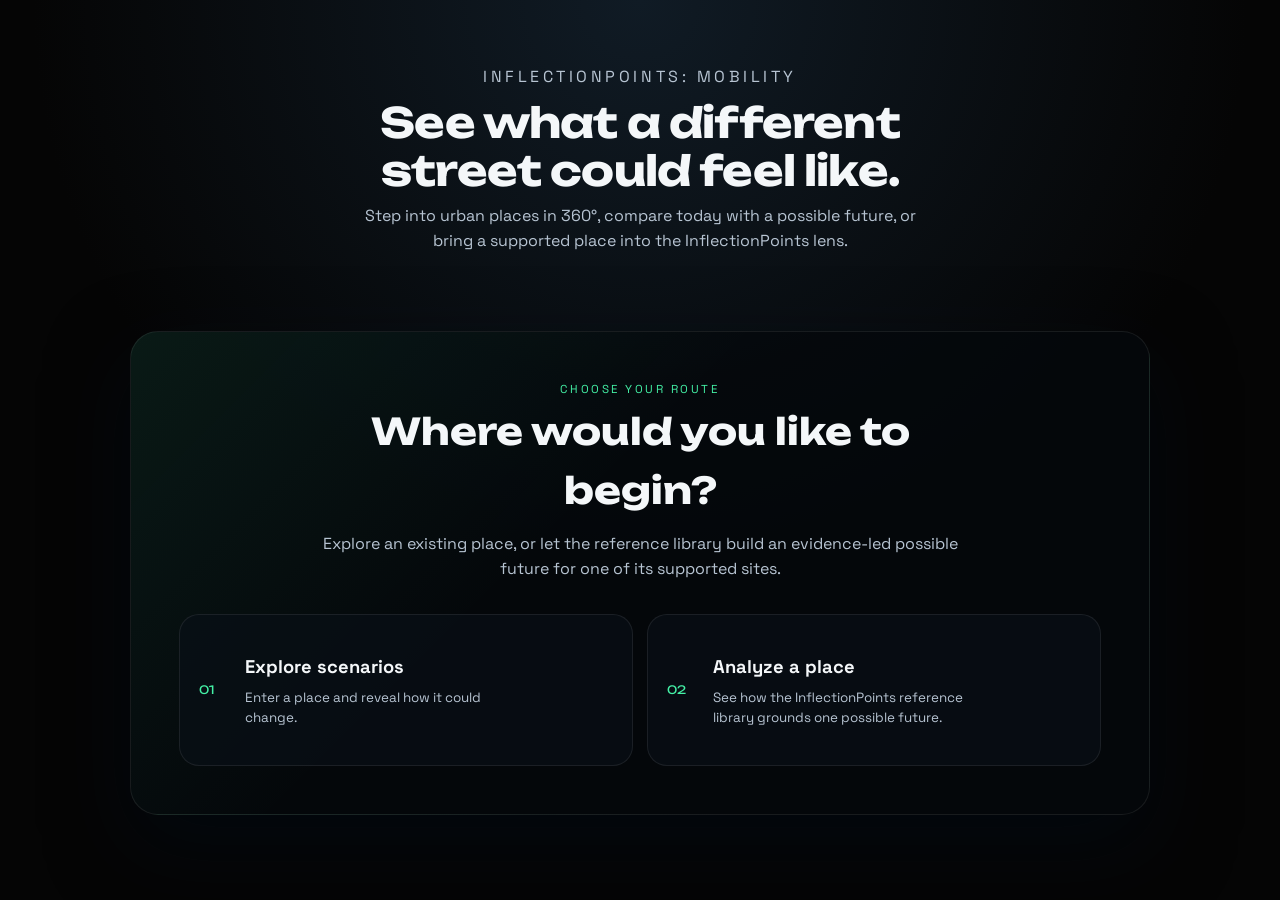
<file: index.html>
<!DOCTYPE html>
<html lang="en">
  <head>
    <meta charset="UTF-8" />
    <meta name="viewport" content="width=device-width, initial-scale=1" />
    <meta name="theme-color" content="#091017" />
    <title>InflectionPoints: Mobility</title>
    <link rel="preconnect" href="https://fonts.googleapis.com" />
    <link rel="preconnect" href="https://fonts.gstatic.com" crossorigin />
    <link
      href="https://fonts.googleapis.com/css2?family=Space+Grotesk:wght@400;500;600;700&amp;family=Unbounded:wght@500;700&amp;display=swap"
      rel="stylesheet"
    />
    <link rel="stylesheet" href="styles.css" />
    <script src="https://aframe.io/releases/1.5.0/aframe.min.js"></script>
  </head>
  <body data-workspace="landing">
    <header class="page-header">
      <div class="brand-block">
        <p class="eyebrow">InflectionPoints: Mobility</p>
        <h1>See what a different street could feel like.</h1>
        <p>
          Step into urban places in 360°, compare today with a possible future,
          or bring a supported place into the InflectionPoints lens.
        </p>
      </div>
    </header>

    <main id="appContent">
      <section
        id="landingWorkspace"
        class="landing-workspace"
        aria-hidden="false"
      >
      <div class="landing-intro">
        <p class="eyebrow">Choose your route</p>
        <h2>Where would you like to begin?</h2>
        <p>
          Explore an existing place, or let the reference library build an
          evidence-led possible future for one of its supported sites.
        </p>
      </div>
      <nav class="mode-switcher" aria-label="Choose an experience">
        <button id="showExplorer" class="mode-card" type="button">
          <span class="mode-card__number">01</span>
          <span class="mode-card__copy">
            <strong>Explore scenarios</strong>
            <small>Enter a place and reveal how it could change.</small>
          </span>
        </button>
        <button id="openPlaceLens" class="mode-card" type="button">
          <span class="mode-card__number">02</span>
          <span class="mode-card__copy">
            <strong>Analyze a place</strong>
            <small>
              See how the InflectionPoints reference library grounds one
              possible future.
            </small>
          </span>
        </button>
      </nav>
      </section>

      <section
        id="explorerWorkspace"
        class="explorer-workspace"
        aria-hidden="true"
        hidden
      >
      <div class="workspace-heading">
        <div>
          <p class="eyebrow">Scenario library</p>
          <h2>Places at a turning point.</h2>
        </div>
        <div class="workspace-heading__actions">
          <p>
            Each scene begins with a street as it is now, then makes one
            evidence-led possible future visible.
          </p>
          <button id="backToLanding" class="icon-button" type="button">
            Back to main menu
          </button>
        </div>
      </div>

      <section id="scenarioCatalog" class="scenario-catalog">
        <div class="catalog-intro">
          <div>
            <p class="catalog-kicker">Reference places</p>
            <h3>Three streets. Three ways change can begin.</h3>
          </div>
          <p>
            These places are the first nodes in a growing mobility reference
            network. Explore the scene, the proposed shift, and what informs
            it.
          </p>
        </div>
        <div id="scenarioCardGrid" class="scenario-card-grid"></div>
        <div class="capability-strip" aria-label="Experience capabilities">
          <span><strong>360° view</strong> Compare the same place over time</span>
          <span><strong>Evidence-led</strong> See what informs the shift</span>
          <span><strong>Growing library</strong> New places add new lessons</span>
        </div>
      </section>

      <section
        id="immersiveViewer"
        class="immersive-viewer"
        aria-label="Immersive scenario viewer"
        tabindex="-1"
        hidden
      >
        <div class="viewer-toolbar">
          <button id="backToCatalog" class="icon-button" type="button">
            ← Explore places
          </button>
          <div class="viewer-context">
            <p id="activeScenarioLocation" class="eyebrow"></p>
            <h3 id="activeScenarioTitle"></h3>
          </div>
          <div class="viewer-badges" aria-label="Viewer format">
            <span>360°</span>
            <button
              id="shareScenario"
              class="viewer-info-button"
              type="button"
              aria-label="Share this exact view"
            >
              Share view
            </button>
            <button
              id="openScenarioInfo"
              class="viewer-info-button"
              type="button"
              aria-label="See what changes in this scenario"
              aria-expanded="false"
            >
              What changes?
            </button>
          </div>
        </div>
        <p id="viewerLiveStatus" class="sr-only" role="status" aria-live="polite"></p>

        <a-scene
          embedded
          background="color: #000"
          renderer="antialias: true"
          webxr="optionalFeatures: local-floor, bounded-floor"
          vr-mode-ui="enabled: true"
        >
          <a-entity id="rig" position="0 0 0">
            <a-entity
              id="player"
              camera
              look-controls="magicWindowTrackingEnabled: true"
              wasd-controls="enabled: false"
              position="0 1.6 0"
            >
              <a-entity
                id="mouseCursor"
                cursor="rayOrigin: mouse"
                raycaster="objects: .clickable"
                position="0 0 -1"
                geometry="primitive: ring; radiusInner: 0.005; radiusOuter: 0.008"
                material="color: #fff; shader: flat; opacity: 0.9"
              ></a-entity>
            </a-entity>

            <a-entity
              laser-controls="hand: left"
              raycaster="objects: .clickable"
            ></a-entity>
            <a-entity
              laser-controls="hand: right"
              raycaster="objects: .clickable"
            ></a-entity>
          </a-entity>

          <a-sky
            id="photoSphere"
            radius="100"
            position="0 1.6 0"
            visible="false"
            material="shader: flat; side: back"
          ></a-sky>
          <a-sky
            id="futureSphere"
            radius="85"
            position="0 1.6 0"
            visible="false"
            material="shader: flat; side: back; transparent: true; opacity: 0; depthWrite: false"
          ></a-sky>

          <a-entity id="homeMenu" position="0 1.5 -2" visible="false">
            <a-entity
              id="scenarioButtonContainer"
              position="0 -0.15 0.01"
            ></a-entity>
          </a-entity>

          <a-entity
            id="scenarioControls"
            position="0 0.32 -1.6"
            visible="false"
          >
            <a-entity id="timeframeToggle" position="0 0 0"></a-entity>
            <a-entity
              id="homeButton"
              class="clickable"
              position="1.55 0 0"
              render-order="3"
            >
              <a-text
                value="All"
                align="center"
                width="0.55"
                color="#091017"
                shader="msdf"
                font="https://cdn.aframe.io/fonts/Roboto-msdf.json"
                position="0 0 0.01"
                baseline="center"
                scale="1.5 1.5 1"
              ></a-text>
            </a-entity>
          </a-entity>

          <a-entity
            id="infoLabel"
            position="0 1.05 -1.55"
            render-order="2"
            visible="false"
          >
            <a-text
              id="infoText"
              value=""
              width="2.4"
              align="center"
              color="#f4f4f4"
              shader="msdf"
              font="https://cdn.aframe.io/fonts/Roboto-msdf.json"
              wrap-count="48"
            ></a-text>
          </a-entity>
        </a-scene>

        <div
          id="comparisonDock"
          class="comparison-dock"
          aria-label="Compare now and possible future"
        >
          <div class="comparison-dock__header">
            <div class="comparison-state" aria-live="polite">
              <span>Viewing</span>
              <strong id="dockStateLabel">Now</strong>
            </div>
            <button
              id="toggleComparisonDock"
              class="dock-collapse-button"
              type="button"
              aria-label="Collapse comparison controls"
              aria-expanded="true"
            >
              <span aria-hidden="true">⌄</span>
            </button>
          </div>

          <div class="comparison-dock__body">
            <button
              id="futureDirectionButton"
              class="future-direction-button"
              type="button"
              aria-haspopup="listbox"
              aria-expanded="false"
              disabled
            >
              <span>Possible future</span>
              <strong id="futureDirectionLabel">Future</strong>
              <span class="future-direction-button__arrow" aria-hidden="true">▾</span>
            </button>

            <div
              id="futureOptionsMenu"
              class="future-options-menu"
              role="listbox"
              aria-label="Choose a possible future"
              hidden
            ></div>

            <div class="comparison-controls">
              <button
                id="selectPresent"
                class="comparison-state-button comparison-state-button--present is-active"
                type="button"
                aria-pressed="true"
              >
                Now
              </button>
              <button id="holdCompare" class="hold-compare-button" type="button">
                <span aria-hidden="true">↔</span>
                <strong id="holdCompareLabel">Hold to compare</strong>
              </button>
              <button
                id="selectFuture"
                class="comparison-state-button comparison-state-button--future"
                type="button"
                aria-pressed="false"
              >
                Possible future
              </button>
            </div>
            <p class="comparison-shortcut">Desktop: hold Space to compare</p>
          </div>
        </div>

        <aside
          id="scenarioInfoSheet"
          class="scenario-info-sheet"
          role="dialog"
          aria-modal="false"
          aria-labelledby="scenarioInfoTitle"
          hidden
        >
          <div class="scenario-info-sheet__header">
            <div>
              <p id="scenarioInfoEyebrow" class="eyebrow"></p>
              <h3 id="scenarioInfoTitle"></h3>
            </div>
            <button
              id="closeScenarioInfo"
              class="icon-button"
              type="button"
              aria-label="Close scenario information"
            >
              Close
            </button>
          </div>
          <p id="scenarioInfoDescription" class="scenario-info-description"></p>
          <div id="scenarioInfoThemes" class="scenario-info-themes"></div>
          <p id="scenarioInfoProvenance" class="scenario-info-provenance"></p>
        </aside>
      </section>
      </section>
    </main>

    <section
      id="placeLensOverlay"
      class="place-lens-overlay"
      aria-hidden="true"
      hidden
    >
      <div
        id="placeLensPanel"
        class="place-lens-panel"
        aria-labelledby="placeLensTitle"
        aria-describedby="placeLensDescription placeLensPrototypeNote"
      >
        <header class="place-lens__header">
          <div>
            <p class="eyebrow">InflectionPoints lens</p>
            <h2 id="placeLensTitle">Start with a place.</h2>
            <p id="placeLensDescription">
              Choose a supported 360° site. The reference library will ground
              one possible future without asking you to design it.
            </p>
            <p id="placeLensPrototypeNote" class="prototype-disclosure">
              <strong>Prototype demonstration</strong>
              <span>Precomputed analysis and verified imagery.</span>
            </p>
          </div>
          <button id="closePlaceLens" class="icon-button" type="button">
            Close
          </button>
        </header>

        <ol class="place-lens__progress" aria-label="Scenario analysis progress">
          <li data-lens-progress="place"><span>01</span><strong>Place</strong></li>
          <li data-lens-progress="analysis"><span>02</span><strong>Read</strong></li>
          <li data-lens-progress="grounding"><span>03</span><strong>Ground</strong></li>
          <li data-lens-progress="generation"><span>04</span><strong>Visualize</strong></li>
        </ol>

        <p id="lensLiveStatus" class="sr-only" role="status" aria-live="polite"></p>

        <div class="place-lens__body">
          <section id="placeLensPlace" class="place-lens__stage">
            <div class="place-lens__stage-intro">
              <p class="eyebrow">Choose a supported place</p>
              <h3>Bring us to a street.</h3>
              <p>
                This static prototype works with the verified scenes already
                in the library. A live location and rendering service connects
                at this point later.
              </p>
            </div>

            <form id="placeSearchForm" class="place-search" novalidate>
              <label for="placeSearch">Search supported places</label>
              <div class="place-search__field">
                <span aria-hidden="true">⌕</span>
                <input
                  id="placeSearch"
                  type="search"
                  autocomplete="off"
                  placeholder="Search Mexico City, Chicago, or London"
                />
                <button
                  id="clearPlaceSearch"
                  class="place-search__clear"
                  type="button"
                  aria-label="Clear place search"
                  hidden
                >
                  ×
                </button>
              </div>
            </form>

            <div
              id="placeSearchResults"
              class="place-search-results"
            ></div>

            <div id="placeSelection" class="place-selection" aria-live="polite"></div>

            <div class="place-lens__footer">
              <p class="place-lens__scope">
                Coverage is deliberately limited while the evidence and visual
                quality checks mature.
              </p>
              <button
                id="startPlaceAnalysis"
                class="primary-button"
                type="button"
                disabled
              >
                Understand this place
              </button>
            </div>
          </section>

          <section id="placeLensAnalysis" class="place-lens__stage" hidden>
            <div class="place-lens__stage-intro">
              <p class="eyebrow">Precomputed walkthrough</p>
              <h3>Understanding this place.</h3>
              <p>
                This prototype shows the intended analysis stages using a
                precomputed place read and reference framing.
              </p>
            </div>
            <div id="analysisAgentSteps" class="agent-run" aria-live="polite"></div>
            <div id="analysisOutcome" class="agent-outcome" hidden></div>
            <div class="place-lens__footer">
              <button id="backToPlace" class="secondary-button" type="button">
                Choose another place
              </button>
              <button
                id="continueToGrounding"
                class="primary-button"
                type="button"
                disabled
              >
                See the direction
              </button>
            </div>
          </section>

          <section id="placeLensGrounding" class="place-lens__stage" hidden>
            <div class="place-lens__stage-intro">
              <p class="eyebrow">Evidence-led direction</p>
              <h3>A future takes shape.</h3>
              <p>
                This is the strongest available direction for the place—not a
                menu of aesthetic choices.
              </p>
            </div>
            <div id="groundingBrief" class="scenario-brief"></div>
            <div id="referenceNetwork" class="reference-network"></div>
            <div class="place-lens__footer">
              <button id="backToAnalysis" class="secondary-button" type="button">
                Back to the read
              </button>
              <button id="generateScenario" class="primary-button" type="button">
                Create the possible future
              </button>
            </div>
          </section>

          <section id="placeLensGeneration" class="place-lens__stage" hidden>
            <div class="place-lens__stage-intro">
              <p class="eyebrow">Precomputed quality gate</p>
              <h3>Making the scenario visible.</h3>
              <p>
                This walkthrough represents separate rendering and evaluation
                roles. The prototype opens a verified panorama after the gate.
              </p>
            </div>
            <div id="generationAgentSteps" class="agent-run" aria-live="polite"></div>
            <div id="generationOutcome" class="generation-outcome" hidden></div>
            <div class="place-lens__footer">
              <button id="cancelGeneration" class="secondary-button" type="button">
                Cancel run
              </button>
              <button
                id="viewGeneratedScenario"
                class="primary-button"
                type="button"
                disabled
              >
                View the comparison
              </button>
            </div>
          </section>
        </div>
      </div>
    </section>

    <script src="app.js"></script>
  </body>
</html>
</file>
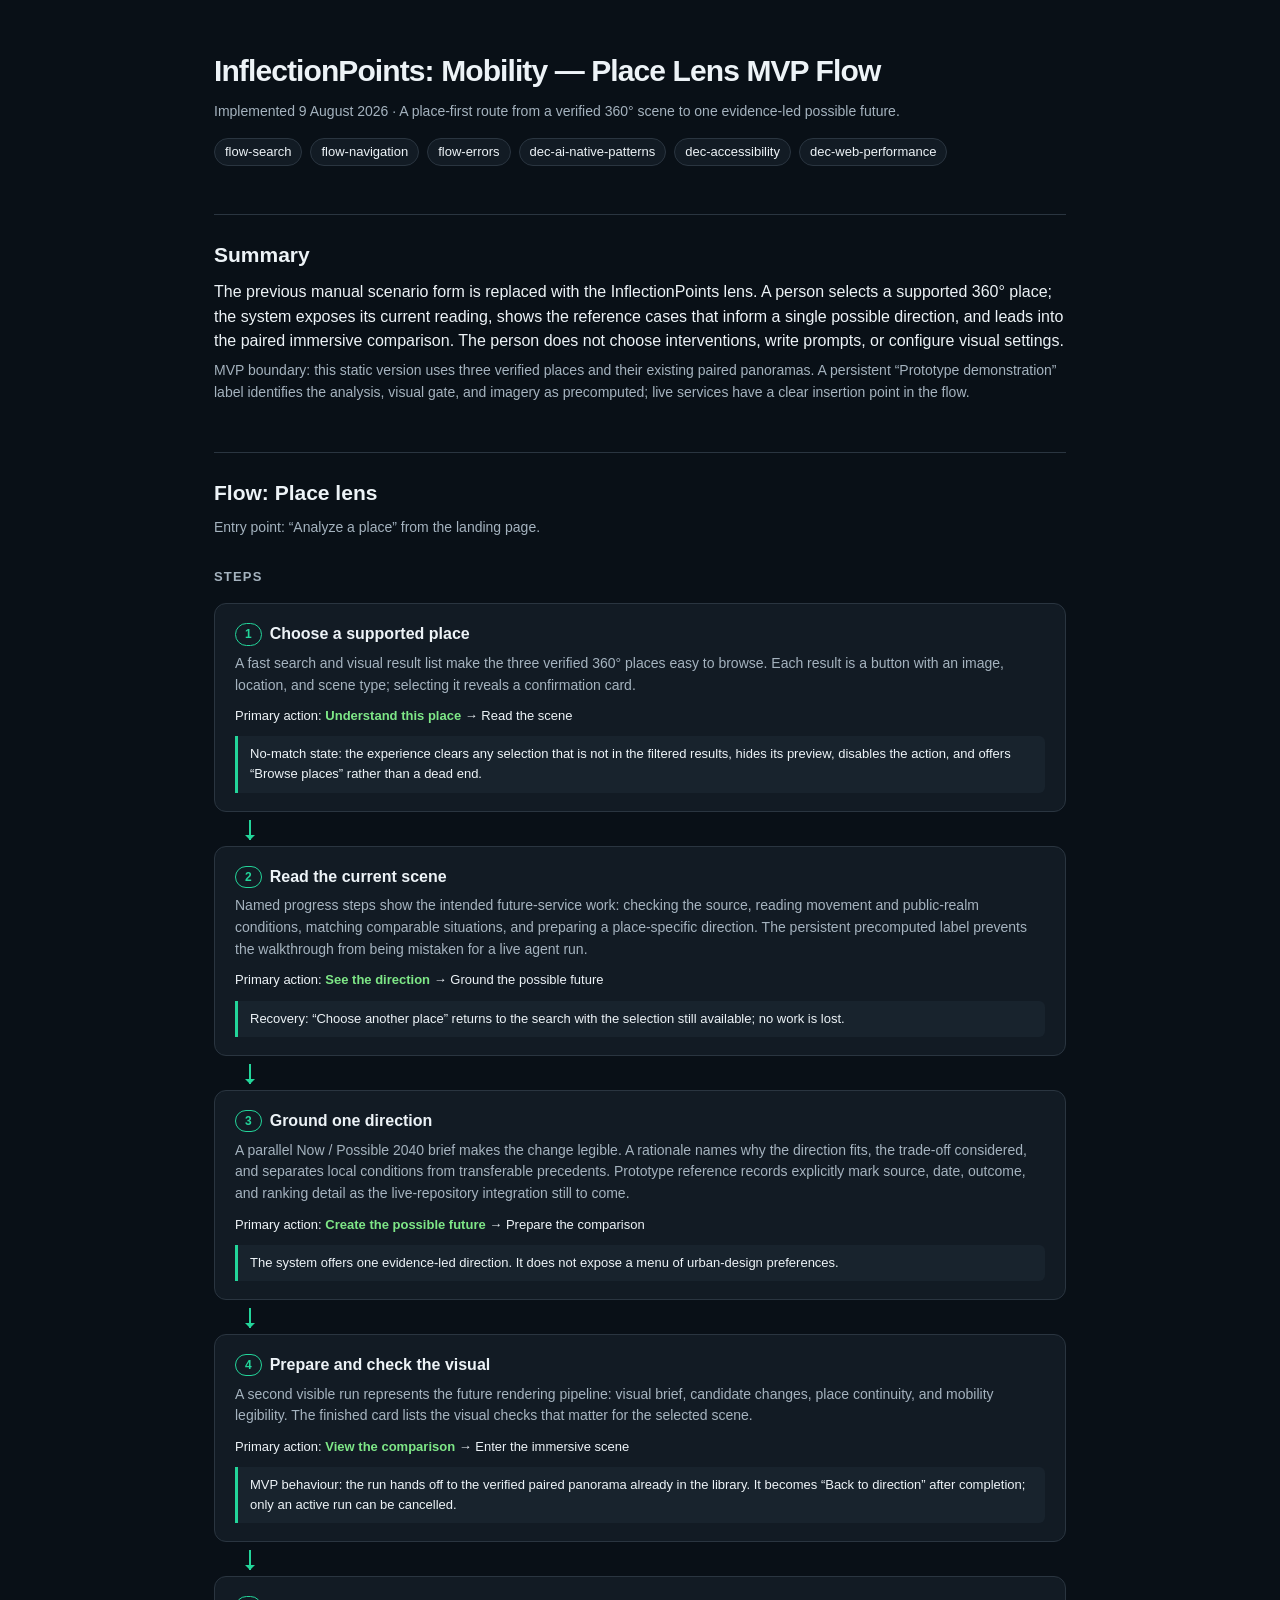
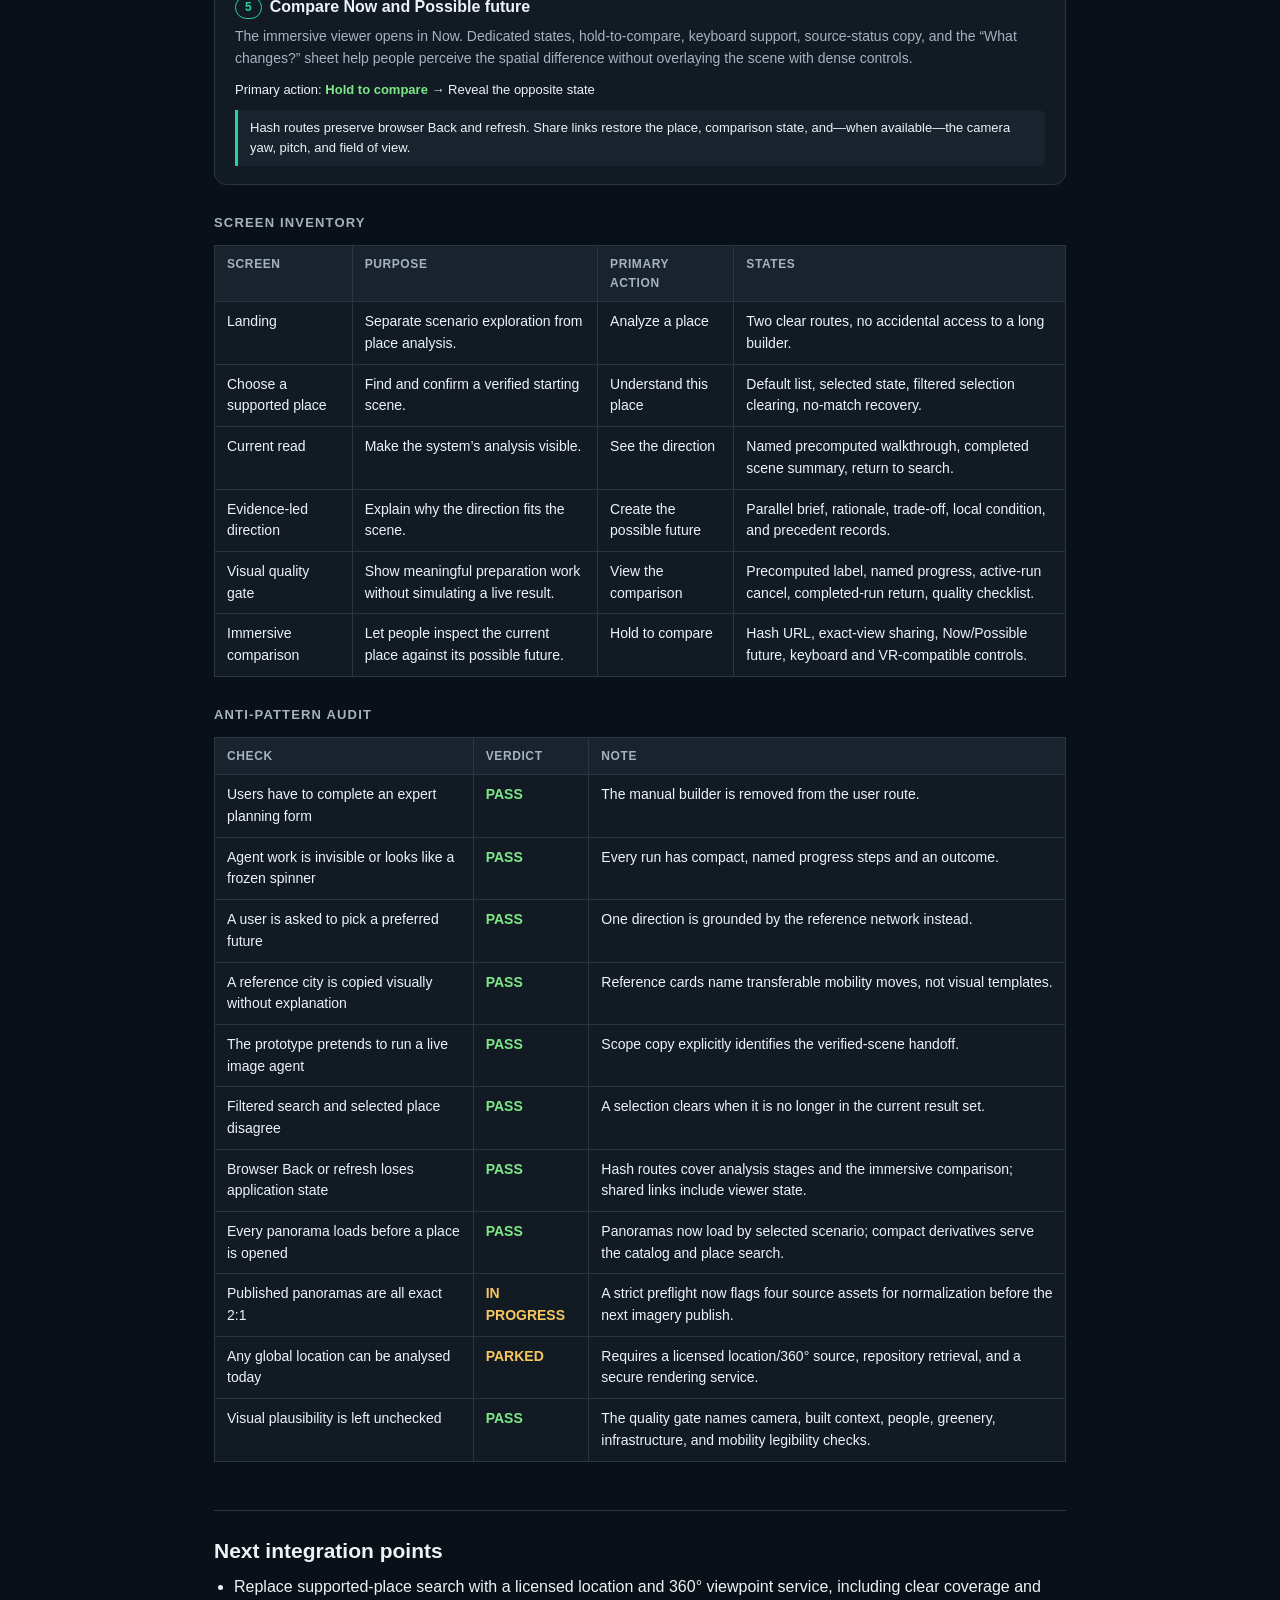
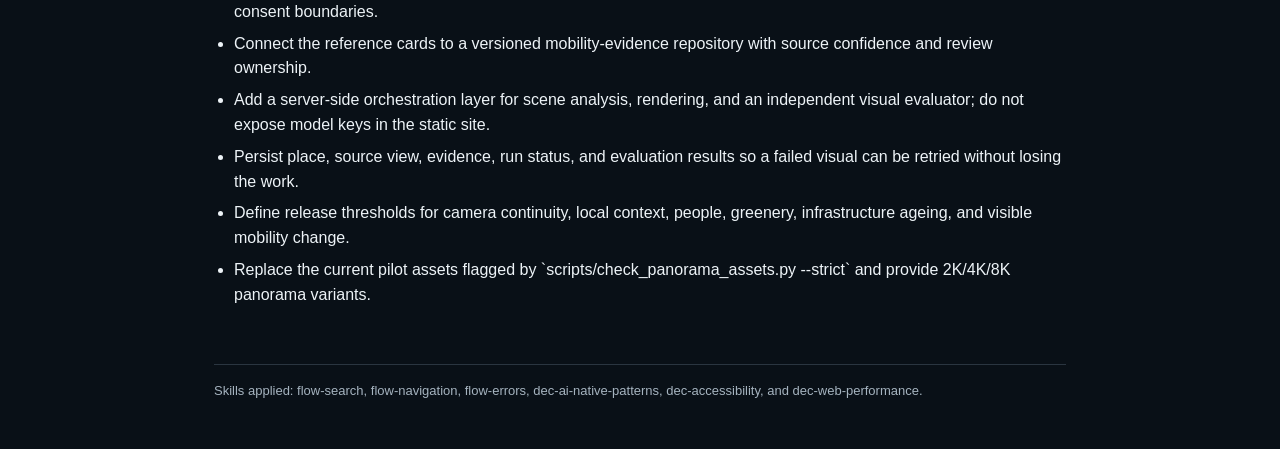
<file: flow-report.html>
<!doctype html>
<html lang="en">
<head>
  <meta charset="utf-8">
  <meta name="viewport" content="width=device-width, initial-scale=1">
  <title>InflectionPoints: Mobility — Place Lens MVP Flow</title>
  <style>
    :root{--ink:#edf3f7;--muted:#a5b3bf;--line:#2a3540;--accent:#23d59a;--ok:#7ee787;--warn:#f7c75e;--bg:#091017;--card:#121b24;--soft:#18232d}*{box-sizing:border-box;margin:0}body{font:16px/1.55 -apple-system,BlinkMacSystemFont,"Segoe UI",sans-serif;color:var(--ink);background:var(--bg);padding:48px 24px;max-width:900px;margin:0 auto}h1{font-size:30px;letter-spacing:-.03em}h2{font-size:21px;margin:48px 0 8px;padding-top:24px;border-top:1px solid var(--line)}h3{font-size:13px;text-transform:uppercase;letter-spacing:.09em;color:var(--muted);margin:28px 0 12px}.meta,.step-d{color:var(--muted);font-size:14px;margin-top:6px}.skills{display:flex;gap:8px;flex-wrap:wrap;margin:16px 0 0}.chip{font-size:13px;padding:3px 10px;border:1px solid var(--line);border-radius:999px;background:var(--card)}.flow{list-style:none;padding:0;margin:16px 0}.flow>li{background:var(--card);border:1px solid var(--line);border-radius:12px;padding:18px 20px;position:relative}.flow>li+li{margin-top:34px}.flow>li+li::before{content:"";position:absolute;top:-27px;left:34px;width:2px;height:20px;background:var(--accent)}.flow>li+li::after{content:"";position:absolute;top:-12px;left:30px;border:5px solid transparent;border-top-color:var(--accent)}.step-n{display:inline-block;font-size:12px;font-weight:700;color:var(--accent);border:1.5px solid var(--accent);border-radius:999px;padding:1px 9px;margin-right:8px;vertical-align:1px}.step-t{font-weight:700}.cta{font-size:13px;margin-top:10px}.cta b{color:var(--ok)}.branch{font-size:13px;margin-top:10px;padding:8px 12px;background:var(--soft);border-left:3px solid var(--accent);border-radius:0 6px 6px 0}table{border-collapse:collapse;width:100%;font-size:14px;background:var(--card)}th,td{text-align:left;padding:9px 12px;border:1px solid var(--line);vertical-align:top}th{background:var(--soft);font-size:12px;text-transform:uppercase;letter-spacing:.05em;color:var(--muted)}.pass{color:var(--ok);font-weight:700}.warn{color:var(--warn);font-weight:700}.overflow{overflow-x:auto}ul{padding-left:20px}li+li{margin-top:7px}footer{margin-top:56px;padding-top:16px;border-top:1px solid var(--line);color:var(--muted);font-size:13px}
  </style>
</head>
<body>
  <h1>InflectionPoints: Mobility — Place Lens MVP Flow</h1>
  <p class="meta">Implemented 9 August 2026 · A place-first route from a verified 360° scene to one evidence-led possible future.</p>
  <div class="skills">
    <span class="chip">flow-search</span><span class="chip">flow-navigation</span><span class="chip">flow-errors</span><span class="chip">dec-ai-native-patterns</span><span class="chip">dec-accessibility</span><span class="chip">dec-web-performance</span>
  </div>

  <h2>Summary</h2>
  <p>The previous manual scenario form is replaced with the InflectionPoints lens. A person selects a supported 360° place; the system exposes its current reading, shows the reference cases that inform a single possible direction, and leads into the paired immersive comparison. The person does not choose interventions, write prompts, or configure visual settings.</p>
  <p class="meta">MVP boundary: this static version uses three verified places and their existing paired panoramas. A persistent “Prototype demonstration” label identifies the analysis, visual gate, and imagery as precomputed; live services have a clear insertion point in the flow.</p>

  <h2>Flow: Place lens</h2>
  <p class="meta">Entry point: “Analyze a place” from the landing page.</p>

  <h3>Steps</h3>
  <ol class="flow">
    <li>
      <span class="step-n">1</span><span class="step-t">Choose a supported place</span>
      <p class="step-d">A fast search and visual result list make the three verified 360° places easy to browse. Each result is a button with an image, location, and scene type; selecting it reveals a confirmation card.</p>
      <p class="cta">Primary action: <b>Understand this place</b> → Read the scene</p>
      <div class="branch">No-match state: the experience clears any selection that is not in the filtered results, hides its preview, disables the action, and offers “Browse places” rather than a dead end.</div>
    </li>
    <li>
      <span class="step-n">2</span><span class="step-t">Read the current scene</span>
      <p class="step-d">Named progress steps show the intended future-service work: checking the source, reading movement and public-realm conditions, matching comparable situations, and preparing a place-specific direction. The persistent precomputed label prevents the walkthrough from being mistaken for a live agent run.</p>
      <p class="cta">Primary action: <b>See the direction</b> → Ground the possible future</p>
      <div class="branch">Recovery: “Choose another place” returns to the search with the selection still available; no work is lost.</div>
    </li>
    <li>
      <span class="step-n">3</span><span class="step-t">Ground one direction</span>
      <p class="step-d">A parallel Now / Possible 2040 brief makes the change legible. A rationale names why the direction fits, the trade-off considered, and separates local conditions from transferable precedents. Prototype reference records explicitly mark source, date, outcome, and ranking detail as the live-repository integration still to come.</p>
      <p class="cta">Primary action: <b>Create the possible future</b> → Prepare the comparison</p>
      <div class="branch">The system offers one evidence-led direction. It does not expose a menu of urban-design preferences.</div>
    </li>
    <li>
      <span class="step-n">4</span><span class="step-t">Prepare and check the visual</span>
      <p class="step-d">A second visible run represents the future rendering pipeline: visual brief, candidate changes, place continuity, and mobility legibility. The finished card lists the visual checks that matter for the selected scene.</p>
      <p class="cta">Primary action: <b>View the comparison</b> → Enter the immersive scene</p>
      <div class="branch">MVP behaviour: the run hands off to the verified paired panorama already in the library. It becomes “Back to direction” after completion; only an active run can be cancelled.</div>
    </li>
    <li>
      <span class="step-n">5</span><span class="step-t">Compare Now and Possible future</span>
      <p class="step-d">The immersive viewer opens in Now. Dedicated states, hold-to-compare, keyboard support, source-status copy, and the “What changes?” sheet help people perceive the spatial difference without overlaying the scene with dense controls.</p>
      <p class="cta">Primary action: <b>Hold to compare</b> → Reveal the opposite state</p>
      <div class="branch">Hash routes preserve browser Back and refresh. Share links restore the place, comparison state, and—when available—the camera yaw, pitch, and field of view.</div>
    </li>
  </ol>

  <h3>Screen inventory</h3>
  <div class="overflow"><table>
    <tr><th>Screen</th><th>Purpose</th><th>Primary action</th><th>States</th></tr>
    <tr><td>Landing</td><td>Separate scenario exploration from place analysis.</td><td>Analyze a place</td><td>Two clear routes, no accidental access to a long builder.</td></tr>
    <tr><td>Choose a supported place</td><td>Find and confirm a verified starting scene.</td><td>Understand this place</td><td>Default list, selected state, filtered selection clearing, no-match recovery.</td></tr>
    <tr><td>Current read</td><td>Make the system’s analysis visible.</td><td>See the direction</td><td>Named precomputed walkthrough, completed scene summary, return to search.</td></tr>
    <tr><td>Evidence-led direction</td><td>Explain why the direction fits the scene.</td><td>Create the possible future</td><td>Parallel brief, rationale, trade-off, local condition, and precedent records.</td></tr>
    <tr><td>Visual quality gate</td><td>Show meaningful preparation work without simulating a live result.</td><td>View the comparison</td><td>Precomputed label, named progress, active-run cancel, completed-run return, quality checklist.</td></tr>
    <tr><td>Immersive comparison</td><td>Let people inspect the current place against its possible future.</td><td>Hold to compare</td><td>Hash URL, exact-view sharing, Now/Possible future, keyboard and VR-compatible controls.</td></tr>
  </table></div>

  <h3>Anti-pattern audit</h3>
  <div class="overflow"><table>
    <tr><th>Check</th><th>Verdict</th><th>Note</th></tr>
    <tr><td>Users have to complete an expert planning form</td><td class="pass">PASS</td><td>The manual builder is removed from the user route.</td></tr>
    <tr><td>Agent work is invisible or looks like a frozen spinner</td><td class="pass">PASS</td><td>Every run has compact, named progress steps and an outcome.</td></tr>
    <tr><td>A user is asked to pick a preferred future</td><td class="pass">PASS</td><td>One direction is grounded by the reference network instead.</td></tr>
    <tr><td>A reference city is copied visually without explanation</td><td class="pass">PASS</td><td>Reference cards name transferable mobility moves, not visual templates.</td></tr>
    <tr><td>The prototype pretends to run a live image agent</td><td class="pass">PASS</td><td>Scope copy explicitly identifies the verified-scene handoff.</td></tr>
    <tr><td>Filtered search and selected place disagree</td><td class="pass">PASS</td><td>A selection clears when it is no longer in the current result set.</td></tr>
    <tr><td>Browser Back or refresh loses application state</td><td class="pass">PASS</td><td>Hash routes cover analysis stages and the immersive comparison; shared links include viewer state.</td></tr>
    <tr><td>Every panorama loads before a place is opened</td><td class="pass">PASS</td><td>Panoramas now load by selected scenario; compact derivatives serve the catalog and place search.</td></tr>
    <tr><td>Published panoramas are all exact 2:1</td><td class="warn">IN PROGRESS</td><td>A strict preflight now flags four source assets for normalization before the next imagery publish.</td></tr>
    <tr><td>Any global location can be analysed today</td><td class="warn">PARKED</td><td>Requires a licensed location/360° source, repository retrieval, and a secure rendering service.</td></tr>
    <tr><td>Visual plausibility is left unchecked</td><td class="pass">PASS</td><td>The quality gate names camera, built context, people, greenery, infrastructure, and mobility legibility checks.</td></tr>
  </table></div>

  <h2>Next integration points</h2>
  <ul>
    <li>Replace supported-place search with a licensed location and 360° viewpoint service, including clear coverage and consent boundaries.</li>
    <li>Connect the reference cards to a versioned mobility-evidence repository with source confidence and review ownership.</li>
    <li>Add a server-side orchestration layer for scene analysis, rendering, and an independent visual evaluator; do not expose model keys in the static site.</li>
    <li>Persist place, source view, evidence, run status, and evaluation results so a failed visual can be retried without losing the work.</li>
    <li>Define release thresholds for camera continuity, local context, people, greenery, infrastructure ageing, and visible mobility change.</li>
    <li>Replace the current pilot assets flagged by `scripts/check_panorama_assets.py --strict` and provide 2K/4K/8K panorama variants.</li>
  </ul>

  <footer>Skills applied: flow-search, flow-navigation, flow-errors, dec-ai-native-patterns, dec-accessibility, and dec-web-performance.</footer>
</body>
</html>
</file>
<file: styles.css>
:root {
  color-scheme: dark;
  font-family: "Space Grotesk", "Segoe UI", sans-serif;
  line-height: 1.6;
  --ink: #f4f7f9;
  --muted: #b7c4d2;
  --panel: rgba(9, 16, 23, 0.92);
  --panel-strong: rgba(9, 16, 23, 0.98);
  --outline: rgba(255, 255, 255, 0.08);
  --accent: #44f1a6;
  --accent-strong: #3bd995;
  --accent-warm: #ffb454;
  --danger: #ff6f6f;
  --shadow: 0 30px 80px rgba(2, 10, 20, 0.6);
}

* {
  box-sizing: border-box;
}

html {
  min-height: 100%;
  overflow-x: hidden;
  overflow-y: auto;
  -webkit-text-size-adjust: 100%;
}

html.a-html:not(.a-fullscreen) {
  height: auto !important;
  min-height: 100% !important;
  overflow-x: hidden !important;
  overflow-y: auto !important;
}

body {
  margin: 0;
  background: radial-gradient(circle at top, #101b25 0%, #050505 55%);
  color: var(--ink);
  display: flex;
  flex-direction: column;
  min-height: 100vh;
  min-height: 100dvh;
  min-width: 0;
  overflow-x: hidden;
}

html:not(.a-fullscreen) body.a-body {
  position: static !important;
  width: 100% !important;
  height: auto !important;
  min-height: 100vh !important;
  min-height: 100dvh !important;
  overflow-x: hidden !important;
  overflow-y: auto !important;
  -webkit-overflow-scrolling: touch;
}

.page-header {
  width: min(1180px, calc(100% - 2rem));
  padding: 2rem 0;
  margin: 0 auto;
  text-align: center;
}

.page-header h1 {
  margin: 0 0 0.5rem;
  font-size: clamp(1.8rem, 4vw, 2.6rem);
  font-weight: 700;
  font-family: "Unbounded", "Space Grotesk", sans-serif;
  letter-spacing: -0.02em;
}

.page-header p {
  margin: 0 auto;
  max-width: 48ch;
  font-size: 1rem;
  color: var(--muted);
}

.brand-block .eyebrow {
  margin-bottom: 0.6rem;
}

.landing-workspace {
  width: min(900px, calc(100% - 2rem));
  margin: clamp(1rem, 5vh, 4rem) auto 3rem;
  padding: clamp(1.5rem, 4vw, 3rem);
  border: 1px solid var(--outline);
  border-radius: 28px;
  background: rgba(4, 8, 12, 0.72);
  box-shadow: var(--shadow);
  min-width: 0;
  touch-action: pan-y;
}

.landing-intro {
  max-width: 640px;
  margin: 0 auto 2rem;
  text-align: center;
}

.landing-intro h2 {
  margin: 0.25rem 0 0.65rem;
  font-family: "Unbounded", "Space Grotesk", sans-serif;
  font-size: clamp(1.5rem, 4vw, 2.3rem);
}

.landing-intro p:last-child {
  margin: 0;
  color: var(--muted);
}

.mode-switcher {
  display: grid;
  grid-template-columns: repeat(2, minmax(0, 1fr));
  gap: 0.85rem;
}

.mode-card {
  min-height: 132px;
  border: 1px solid var(--outline);
  border-radius: 20px;
  padding: 1rem;
  display: flex;
  gap: 0.85rem;
  align-items: flex-start;
  text-align: left;
  color: var(--ink);
  background: rgba(9, 16, 23, 0.72);
  cursor: pointer;
  font: inherit;
  transition: transform 0.2s ease, border-color 0.2s ease,
    background 0.2s ease;
  min-width: 0;
  touch-action: manipulation;
}

.mode-card:hover,
.mode-card:focus-visible {
  transform: translateY(-2px);
  border-color: rgba(68, 241, 166, 0.45);
  outline: none;
}

.mode-card.is-active {
  border-color: rgba(68, 241, 166, 0.6);
  background: linear-gradient(
    145deg,
    rgba(68, 241, 166, 0.16),
    rgba(9, 16, 23, 0.88)
  );
}

.mode-card__number {
  color: var(--accent);
  font-family: "Unbounded", "Space Grotesk", sans-serif;
  font-size: 0.72rem;
}

.mode-card__copy {
  display: grid;
  gap: 0.4rem;
  min-width: 0;
}

.mode-card__copy strong {
  font-size: 1rem;
}

.mode-card__copy small {
  color: var(--muted);
  font: inherit;
  font-size: 0.84rem;
  line-height: 1.45;
}

.explorer-workspace {
  width: min(1180px, calc(100% - 2rem));
  margin: 0 auto 2rem;
  border: 1px solid var(--outline);
  border-radius: 26px;
  overflow: hidden;
  background: rgba(4, 8, 12, 0.7);
  box-shadow: var(--shadow);
  min-width: 0;
}

.workspace-heading {
  padding: 1rem 1.25rem;
  display: flex;
  justify-content: space-between;
  gap: 2rem;
  align-items: end;
  border-bottom: 1px solid var(--outline);
}

.workspace-heading h2 {
  margin: 0.2rem 0 0;
  font-family: "Unbounded", "Space Grotesk", sans-serif;
  font-size: clamp(1.15rem, 2vw, 1.5rem);
}

.workspace-heading__actions {
  display: flex;
  gap: 1rem;
  align-items: center;
}

.workspace-heading__actions p {
  max-width: 48ch;
  margin: 0;
  color: var(--muted);
  font-size: 0.9rem;
}

.scenario-catalog {
  padding: clamp(1.25rem, 3vw, 2.25rem);
  background: linear-gradient(180deg, rgba(12, 23, 32, 0.94), #071018);
}

.catalog-intro {
  display: grid;
  grid-template-columns: minmax(280px, 0.9fr) minmax(320px, 1.1fr);
  gap: clamp(1.5rem, 5vw, 4rem);
  align-items: end;
  margin-bottom: 1.5rem;
}

.catalog-kicker {
  margin: 0 0 0.25rem;
  color: var(--accent);
  font-size: 0.72rem;
  font-weight: 700;
  letter-spacing: 0.14em;
  text-transform: uppercase;
}

.catalog-intro h3 {
  margin: 0;
  max-width: 18ch;
  font-family: "Unbounded", "Space Grotesk", sans-serif;
  font-size: clamp(1.25rem, 2.7vw, 2rem);
  line-height: 1.25;
}

.catalog-intro > p {
  margin: 0;
  max-width: 58ch;
  color: var(--muted);
}

.scenario-card-grid {
  display: grid;
  grid-template-columns: repeat(2, minmax(0, 1fr));
  gap: 1rem;
}

.scenario-card {
  appearance: none;
  min-width: 0;
  padding: 0;
  overflow: hidden;
  display: grid;
  grid-template-rows: auto 1fr;
  border: 1px solid rgba(255, 255, 255, 0.1);
  border-radius: 22px;
  color: var(--ink);
  background: rgba(10, 19, 27, 0.96);
  box-shadow: 0 16px 38px rgba(0, 0, 0, 0.24);
  text-align: left;
  font: inherit;
  cursor: pointer;
  touch-action: manipulation;
  transition: transform 0.25s ease, border-color 0.25s ease,
    box-shadow 0.25s ease;
}

.scenario-card:hover,
.scenario-card:focus-visible {
  transform: translateY(-4px);
  border-color: rgba(68, 241, 166, 0.5);
  box-shadow: 0 22px 46px rgba(0, 0, 0, 0.34);
  outline: none;
}

.scenario-card__media {
  position: relative;
  display: block;
  aspect-ratio: 16 / 9;
  overflow: hidden;
  background: #101a22;
}

.scenario-card__media::after {
  content: "";
  position: absolute;
  inset: 0;
  background: linear-gradient(180deg, transparent 48%, rgba(3, 9, 14, 0.64));
  pointer-events: none;
}

.scenario-card__media img {
  width: 100%;
  height: 100%;
  object-fit: cover;
  transition: transform 0.45s ease;
}

.scenario-card:hover .scenario-card__media img,
.scenario-card:focus-visible .scenario-card__media img {
  transform: scale(1.035);
}

.scenario-card__format {
  position: absolute;
  right: 0.8rem;
  bottom: 0.75rem;
  z-index: 1;
  padding: 0.32rem 0.62rem;
  border: 1px solid rgba(255, 255, 255, 0.2);
  border-radius: 999px;
  color: #fff;
  background: rgba(5, 12, 18, 0.72);
  backdrop-filter: blur(8px);
  font-size: 0.7rem;
  font-weight: 700;
  letter-spacing: 0.04em;
}

.scenario-card__body {
  min-width: 0;
  padding: 1.15rem;
  display: flex;
  flex-direction: column;
  align-items: flex-start;
}

.scenario-card__location {
  color: var(--accent);
  font-size: 0.7rem;
  font-weight: 700;
  letter-spacing: 0.1em;
  text-transform: uppercase;
}

.scenario-card__title {
  margin-top: 0.35rem;
  font-family: "Unbounded", "Space Grotesk", sans-serif;
  font-size: clamp(1.05rem, 2vw, 1.3rem);
  line-height: 1.3;
}

.scenario-card__summary {
  margin-top: 0.65rem;
  color: var(--muted);
  font-size: 0.9rem;
  line-height: 1.55;
}

.scenario-card__themes {
  margin-top: 0.9rem;
  display: flex;
  flex-wrap: wrap;
  gap: 0.4rem;
}

.scenario-card__themes span {
  padding: 0.28rem 0.56rem;
  border: 1px solid rgba(255, 255, 255, 0.09);
  border-radius: 999px;
  color: #cad5df;
  background: rgba(255, 255, 255, 0.04);
  font-size: 0.7rem;
}

.scenario-card__footer {
  width: 100%;
  margin-top: auto;
  padding-top: 1rem;
  display: flex;
  justify-content: space-between;
  gap: 1rem;
  color: var(--muted);
  font-size: 0.76rem;
}

.scenario-card__action {
  color: var(--accent);
  font-weight: 700;
  white-space: nowrap;
}

.scenario-card--placeholder {
  min-height: 100%;
  border-style: dashed;
  border-color: rgba(68, 241, 166, 0.24);
  background: linear-gradient(
    145deg,
    rgba(68, 241, 166, 0.06),
    rgba(10, 19, 27, 0.76)
  );
  box-shadow: none;
  cursor: default;
}

.scenario-card--placeholder:hover {
  transform: none;
  border-color: rgba(68, 241, 166, 0.24);
  box-shadow: none;
}

.scenario-card__placeholder-mark {
  min-height: 180px;
  display: grid;
  place-items: center;
  color: rgba(68, 241, 166, 0.72);
  background: radial-gradient(
    circle,
    rgba(68, 241, 166, 0.12),
    transparent 62%
  );
  font-family: "Unbounded", "Space Grotesk", sans-serif;
  font-size: 3rem;
  font-weight: 400;
}

.scenario-card__placeholder-status {
  margin-top: auto;
  padding-top: 1rem;
  color: var(--accent);
  font-size: 0.76rem;
  font-weight: 700;
}

.capability-strip {
  margin-top: 1rem;
  padding: 0.9rem 1rem;
  display: grid;
  grid-template-columns: repeat(3, minmax(0, 1fr));
  gap: 0.8rem;
  border: 1px solid rgba(255, 255, 255, 0.08);
  border-radius: 16px;
  color: var(--muted);
  background: rgba(3, 9, 14, 0.5);
  font-size: 0.76rem;
}

.capability-strip span {
  display: grid;
  gap: 0.15rem;
}

.capability-strip strong {
  color: var(--ink);
  font-size: 0.68rem;
  letter-spacing: 0.08em;
  text-transform: uppercase;
}

.immersive-viewer {
  position: relative;
  min-height: 580px;
  overflow: hidden;
  background: #000;
  outline: none;
}

.viewer-toolbar {
  position: absolute;
  top: 0;
  right: 0;
  left: 0;
  z-index: 8;
  padding: 0.85rem 1rem;
  display: grid;
  grid-template-columns: auto minmax(0, 1fr) auto;
  gap: 1rem;
  align-items: center;
  background: linear-gradient(
    180deg,
    rgba(4, 10, 15, 0.92),
    rgba(4, 10, 15, 0.58) 68%,
    transparent
  );
  pointer-events: none;
}

.viewer-toolbar > * {
  pointer-events: auto;
}

.viewer-context {
  min-width: 0;
}

.viewer-context .eyebrow {
  margin: 0;
}

.viewer-context h3 {
  margin: 0.12rem 0 0;
  overflow: hidden;
  font-family: "Unbounded", "Space Grotesk", sans-serif;
  font-size: 1rem;
  text-overflow: ellipsis;
  white-space: nowrap;
}

.viewer-badges {
  display: flex;
  gap: 0.4rem;
  flex-wrap: wrap;
  justify-content: flex-end;
}

.viewer-badges span {
  padding: 0.3rem 0.58rem;
  border: 1px solid rgba(255, 255, 255, 0.1);
  border-radius: 999px;
  color: var(--muted);
  font-size: 0.68rem;
  white-space: nowrap;
}

.viewer-info-button {
  min-height: 38px;
  padding: 0.35rem 0.72rem;
  border: 1px solid rgba(255, 255, 255, 0.12);
  border-radius: 999px;
  color: var(--ink);
  background: rgba(9, 16, 23, 0.74);
  font: inherit;
  font-size: 0.76rem;
  cursor: pointer;
}

.comparison-dock {
  position: absolute;
  right: 50%;
  bottom: max(0.9rem, env(safe-area-inset-bottom));
  z-index: 9;
  width: min(480px, calc(100% - 1rem));
  border: 1px solid rgba(255, 255, 255, 0.14);
  border-radius: 22px;
  color: var(--ink);
  background: rgba(9, 16, 23, 0.88);
  box-shadow: 0 18px 48px rgba(0, 0, 0, 0.42);
  backdrop-filter: blur(18px);
  transform: translateX(50%);
  transition: width 0.2s ease, background 0.2s ease;
}

.comparison-dock.is-comparing {
  border-color: rgba(255, 255, 255, 0.26);
  background: rgba(9, 16, 23, 0.96);
}

.comparison-dock__header {
  min-height: 44px;
  padding: 0.55rem 0.65rem 0.45rem 0.85rem;
  display: flex;
  justify-content: space-between;
  gap: 1rem;
  align-items: center;
}

.comparison-state {
  min-width: 0;
  display: grid;
  gap: 0.02rem;
}

.comparison-state span {
  color: var(--muted);
  font-size: 0.62rem;
  font-weight: 700;
  letter-spacing: 0.1em;
  text-transform: uppercase;
}

.comparison-state strong {
  overflow: hidden;
  font-size: 0.86rem;
  text-overflow: ellipsis;
  white-space: nowrap;
}

.dock-collapse-button {
  width: 44px;
  height: 44px;
  flex: 0 0 auto;
  display: grid;
  place-items: center;
  border: 1px solid rgba(255, 255, 255, 0.1);
  border-radius: 50%;
  color: var(--muted);
  background: rgba(255, 255, 255, 0.04);
  font: inherit;
  cursor: pointer;
}

.dock-collapse-button span {
  display: block;
  transition: transform 0.2s ease;
}

.comparison-dock__body {
  position: relative;
  padding: 0 0.65rem 0.65rem;
}

.comparison-dock.is-collapsed {
  width: min(250px, calc(100% - 1rem));
}

.comparison-dock.is-collapsed .comparison-dock__body {
  display: none;
}

.comparison-dock.is-collapsed .dock-collapse-button span {
  transform: rotate(180deg);
}

.future-direction-button {
  position: relative;
  width: 100%;
  min-height: 44px;
  padding: 0.45rem 2.1rem 0.45rem 0.7rem;
  display: grid;
  gap: 0.05rem;
  border: 1px solid rgba(255, 255, 255, 0.08);
  border-radius: 13px;
  color: var(--ink);
  background: rgba(255, 255, 255, 0.035);
  text-align: left;
  font: inherit;
}

.future-direction-button.has-options {
  cursor: pointer;
}

.future-direction-button:disabled {
  opacity: 1;
}

.future-direction-button > span:first-child {
  color: var(--muted);
  font-size: 0.62rem;
  font-weight: 700;
  letter-spacing: 0.08em;
  text-transform: uppercase;
}

.future-direction-button strong {
  overflow: hidden;
  font-size: 0.78rem;
  text-overflow: ellipsis;
  white-space: nowrap;
}

.future-direction-button__arrow {
  position: absolute;
  top: 50%;
  right: 0.8rem;
  color: var(--accent);
  transform: translateY(-50%);
}

.future-direction-button:disabled .future-direction-button__arrow {
  display: none;
}

.future-options-menu {
  position: absolute;
  right: 0.65rem;
  bottom: calc(100% + 0.5rem);
  left: 0.65rem;
  padding: 0.4rem;
  display: grid;
  gap: 0.25rem;
  border: 1px solid rgba(255, 255, 255, 0.14);
  border-radius: 16px;
  background: rgba(9, 16, 23, 0.97);
  box-shadow: 0 18px 40px rgba(0, 0, 0, 0.42);
  backdrop-filter: blur(18px);
}

.future-option-button {
  min-height: 44px;
  padding: 0.55rem 0.7rem;
  border: 0;
  border-radius: 11px;
  color: var(--ink);
  background: transparent;
  text-align: left;
  font: inherit;
  font-size: 0.82rem;
  cursor: pointer;
}

.future-option-button[aria-selected="true"] {
  color: #04110b;
  background: var(--accent);
  font-weight: 700;
}

.comparison-controls {
  margin-top: 0.5rem;
  display: grid;
  grid-template-columns: minmax(0, 1fr) auto minmax(0, 1fr);
  gap: 0.4rem;
}

.comparison-state-button,
.hold-compare-button {
  min-height: 48px;
  border: 1px solid rgba(255, 255, 255, 0.1);
  border-radius: 14px;
  color: var(--ink);
  background: rgba(255, 255, 255, 0.045);
  font: inherit;
  font-size: 0.82rem;
  font-weight: 700;
  cursor: pointer;
  touch-action: manipulation;
  user-select: none;
  -webkit-user-select: none;
}

.comparison-state-button--present.is-active {
  border-color: rgba(247, 14, 86, 0.78);
  background: rgba(247, 14, 86, 0.22);
}

.comparison-state-button--future.is-active {
  border-color: rgba(68, 241, 166, 0.68);
  color: #04110b;
  background: var(--accent);
}

.hold-compare-button {
  min-width: 104px;
  padding: 0.35rem 0.55rem;
  display: grid;
  grid-template-columns: auto 1fr;
  gap: 0.3rem;
  place-items: center;
  color: var(--muted);
  font-size: 0.68rem;
}

.hold-compare-button strong {
  font-size: 0.68rem;
  line-height: 1.15;
}

.comparison-dock.is-comparing .hold-compare-button {
  color: var(--ink);
  background: rgba(255, 255, 255, 0.12);
}

.comparison-shortcut {
  margin: 0.38rem 0 0;
  color: rgba(183, 196, 210, 0.72);
  text-align: center;
  font-size: 0.66rem;
}

.scenario-info-sheet {
  position: absolute;
  top: 4.5rem;
  right: 1rem;
  z-index: 10;
  width: min(380px, calc(100% - 2rem));
  max-height: calc(100% - 5.5rem);
  padding: 1rem;
  overflow-y: auto;
  border: 1px solid rgba(255, 255, 255, 0.14);
  border-radius: 20px;
  color: var(--ink);
  background: rgba(9, 16, 23, 0.94);
  box-shadow: 0 22px 52px rgba(0, 0, 0, 0.46);
  backdrop-filter: blur(20px);
}

.scenario-info-sheet__header {
  display: flex;
  justify-content: space-between;
  gap: 1rem;
  align-items: flex-start;
}

.scenario-info-sheet h3 {
  margin: 0.3rem 0 0;
  font-family: "Unbounded", "Space Grotesk", sans-serif;
  font-size: 1.05rem;
}

.scenario-info-description {
  margin: 1rem 0 0;
  color: var(--muted);
  font-size: 0.88rem;
  line-height: 1.6;
  white-space: pre-line;
}

.scenario-info-themes {
  margin-top: 1rem;
  display: flex;
  flex-wrap: wrap;
  gap: 0.4rem;
}

.scenario-info-themes span {
  padding: 0.3rem 0.58rem;
  border: 1px solid rgba(68, 241, 166, 0.2);
  border-radius: 999px;
  color: var(--accent);
  background: rgba(68, 241, 166, 0.07);
  font-size: 0.7rem;
}

.scenario-info-provenance {
  margin: 0.9rem 0 0;
  color: rgba(183, 196, 210, 0.7);
  font-size: 0.72rem;
}

.immersive-viewer.is-vr .viewer-toolbar,
.immersive-viewer.is-vr .comparison-dock,
.immersive-viewer.is-vr .scenario-info-sheet {
  display: none !important;
}

body.scenario-active {
  overflow: hidden;
}

body.scenario-active .page-header,
body.scenario-active .workspace-heading {
  display: none;
}

body.scenario-active .explorer-workspace {
  width: 100%;
  margin: 0;
  border: 0;
  border-radius: 0;
  box-shadow: none;
}

body.scenario-active .immersive-viewer,
body.scenario-active .immersive-viewer a-scene {
  height: 100vh;
  height: 100dvh;
  min-height: 0;
}

[hidden] {
  display: none !important;
}

a-scene {
  display: block;
  position: relative;
  width: 100%;
  height: min(68vh, 720px);
  min-height: 520px;
}

a-scene canvas.a-canvas {
  position: absolute;
  inset: 0;
  width: 100% !important;
  height: 100% !important;
}

.admin-overlay {
  position: fixed;
  inset: 0;
  z-index: 30;
  background: radial-gradient(
      circle at top left,
      rgba(68, 241, 166, 0.18),
      transparent 45%
    ),
    radial-gradient(
      circle at bottom right,
      rgba(255, 180, 84, 0.16),
      transparent 50%
    ),
    rgba(4, 8, 12, 0.86);
  backdrop-filter: blur(18px);
  display: none;
  overflow-y: auto;
  padding: 2rem 0;
}

.admin-overlay.is-visible {
  display: block;
}

.admin-panel {
  width: min(1100px, 92vw);
  margin: 0 auto;
  background: var(--panel);
  border: 1px solid var(--outline);
  border-radius: 28px;
  padding: clamp(1.4rem, 3vw, 2.4rem);
  box-shadow: var(--shadow);
}

.admin-panel__header {
  display: flex;
  flex-wrap: wrap;
  gap: 1rem;
  align-items: flex-start;
  justify-content: space-between;
  border-bottom: 1px solid var(--outline);
  padding-bottom: 1.5rem;
}

.admin-panel__header h2 {
  margin: 0.4rem 0;
  font-size: clamp(1.4rem, 2.5vw, 2rem);
  font-family: "Unbounded", "Space Grotesk", sans-serif;
}

.admin-subtitle {
  margin: 0;
  color: var(--muted);
  max-width: 60ch;
}

.eyebrow {
  margin: 0;
  text-transform: uppercase;
  letter-spacing: 0.22em;
  font-size: 0.72rem;
  color: var(--accent);
}

.icon-button {
  border: 1px solid var(--outline);
  background: rgba(9, 16, 23, 0.7);
  color: var(--ink);
  border-radius: 999px;
  padding: 0.5rem 1rem;
  cursor: pointer;
  transition: border 0.2s ease, transform 0.2s ease;
}

.icon-button:hover {
  border-color: rgba(255, 255, 255, 0.22);
  transform: translateY(-1px);
}

.admin-panel__body {
  display: grid;
  gap: 1.5rem;
  padding-top: 1.5rem;
}

.admin-step {
  border: 1px solid var(--outline);
  border-radius: 20px;
  padding: 1.3rem;
  background: rgba(9, 16, 23, 0.75);
}

.admin-step[data-phase]::before {
  content: attr(data-phase);
  display: block;
  margin-bottom: 0.45rem;
  color: var(--accent);
  font-family: "Unbounded", "Space Grotesk", sans-serif;
  font-size: 0.68rem;
  letter-spacing: 0.08em;
  text-transform: uppercase;
}

.admin-step--overview {
  border-color: rgba(68, 241, 166, 0.24);
  background: linear-gradient(
    145deg,
    rgba(68, 241, 166, 0.1),
    rgba(9, 16, 23, 0.75)
  );
}

.admin-step h3 {
  margin-top: 0;
  margin-bottom: 0.9rem;
  font-size: 1.15rem;
  font-family: "Unbounded", "Space Grotesk", sans-serif;
}

.flow-list {
  margin: 0;
  padding-left: 1.1rem;
  color: var(--muted);
}

.flow-list li {
  margin-bottom: 0.45rem;
}

.field-grid {
  display: grid;
  gap: 1rem;
  grid-template-columns: repeat(auto-fit, minmax(220px, 1fr));
}

.canvas-grid {
  display: grid;
  gap: 1rem;
  grid-template-columns: repeat(auto-fit, minmax(240px, 1fr));
}

.field-block {
  display: flex;
  flex-direction: column;
  gap: 0.5rem;
  font-size: 0.95rem;
  color: var(--muted);
}

.field-block span {
  color: var(--muted);
}

.field-block input,
.field-block textarea {
  border-radius: 14px;
  border: 1px solid var(--outline);
  padding: 0.7rem 0.85rem;
  font-size: 0.95rem;
  background: rgba(6, 12, 18, 0.9);
  color: var(--ink);
  font-family: inherit;
  transition: border 0.2s ease;
}

.field-block input:focus,
.field-block textarea:focus {
  outline: none;
  border-color: rgba(68, 241, 166, 0.6);
}

.field-block textarea {
  min-height: 120px;
  resize: vertical;
}

.image-upload {
  display: grid;
  gap: 1.4rem;
  grid-template-columns: minmax(200px, 1fr) minmax(220px, 1.2fr);
  align-items: center;
}

.image-preview {
  border-radius: 16px;
  border: 1px solid var(--outline);
  background: rgba(4, 8, 12, 0.6);
  padding: 0.4rem;
  aspect-ratio: 2 / 1;
  display: flex;
  align-items: center;
  justify-content: center;
  overflow: hidden;
}

.image-preview img {
  width: 100%;
  height: 100%;
  object-fit: cover;
}

.file-button {
  display: inline-flex;
  align-items: center;
  justify-content: center;
  gap: 0.5rem;
  border-radius: 999px;
  padding: 0.6rem 1.2rem;
  border: 1px solid rgba(68, 241, 166, 0.35);
  background: rgba(68, 241, 166, 0.12);
  color: var(--ink);
  cursor: pointer;
  font-weight: 600;
  width: max-content;
}

.file-button input {
  display: none;
}

.hint {
  margin: 0.5rem 0 0;
  color: var(--muted);
  font-size: 0.9rem;
}

.meta {
  margin: 0.4rem 0 0;
  font-size: 0.85rem;
  color: var(--muted);
}

.meta[data-status="warn"] {
  color: var(--danger);
}

.meta[data-status="ok"] {
  color: var(--accent-strong);
}

.chip-group {
  display: flex;
  flex-wrap: wrap;
  gap: 0.6rem;
  margin-bottom: 1rem;
}

.chip {
  position: relative;
  cursor: pointer;
  border-radius: 999px;
  border: 1px solid var(--outline);
  padding: 0.4rem 0.9rem;
  background: rgba(9, 16, 23, 0.8);
  color: var(--muted);
  transition: all 0.2s ease;
  font-size: 0.9rem;
}

.chip input {
  position: absolute;
  opacity: 0;
  pointer-events: none;
}

.chip span {
  color: inherit;
}

.chip:has(input:checked) {
  border-color: rgba(68, 241, 166, 0.6);
  color: var(--ink);
  background: rgba(68, 241, 166, 0.2);
}

.prompt-actions {
  display: flex;
  gap: 0.7rem;
  flex-wrap: wrap;
  margin-bottom: 0.8rem;
}

.prompt-actions button {
  border: none;
  border-radius: 999px;
  padding: 0.55rem 1.3rem;
  font-weight: 600;
  cursor: pointer;
  background: var(--accent);
  color: #04110b;
}

.prompt-actions .ghost {
  background: transparent;
  color: var(--ink);
  border: 1px solid var(--outline);
}

.prompt-output {
  width: 100%;
  min-height: 220px;
  border-radius: 16px;
  border: 1px solid var(--outline);
  padding: 0.8rem;
  background: rgba(4, 8, 12, 0.8);
  color: var(--ink);
  font-family: inherit;
  resize: vertical;
}

.admin-footer {
  display: flex;
  align-items: center;
  gap: 1rem;
  flex-wrap: wrap;
  margin-top: 1rem;
}

.admin-footer button {
  border: none;
  border-radius: 999px;
  padding: 0.7rem 1.6rem;
  font-weight: 600;
  background: linear-gradient(120deg, var(--accent), var(--accent-warm));
  color: #04110b;
  cursor: pointer;
}

.admin-footer button:disabled {
  opacity: 0.5;
  cursor: not-allowed;
  box-shadow: none;
}

.checklist {
  margin: 0;
  padding-left: 1.1rem;
  color: var(--muted);
}

.checklist li {
  margin-bottom: 0.45rem;
}

body.admin-open {
  overflow: hidden;
}

body.admin-open a-scene {
  pointer-events: none;
}

@media (max-width: 900px) {
  .workspace-heading__actions {
    align-items: flex-start;
    flex-direction: column;
  }

  .catalog-intro {
    grid-template-columns: 1fr;
    gap: 0.75rem;
  }

  .catalog-intro h3 {
    max-width: 24ch;
  }

  .capability-strip {
    grid-template-columns: 1fr;
  }
}

@media (max-width: 640px) {
  .page-header {
    width: min(100% - 1rem, 1180px);
    padding-top: 1rem;
  }

  .mode-switcher {
    grid-template-columns: 1fr;
  }

  .mode-card {
    min-height: auto;
    padding: 0.9rem;
    gap: 0.7rem;
  }

  .mode-card__copy strong,
  .mode-card__copy small {
    overflow-wrap: anywhere;
  }

  .explorer-workspace {
    width: min(100% - 1rem, 1180px);
  }

  .landing-workspace {
    width: min(100% - 1rem, 900px);
    margin-top: 0;
    margin-bottom: max(1rem, env(safe-area-inset-bottom));
    padding: 1.25rem;
  }

  .landing-intro {
    margin-bottom: 1.25rem;
  }

  .workspace-heading {
    align-items: flex-start;
    flex-direction: column;
    gap: 0.7rem;
  }

  .scenario-catalog {
    padding: 1rem;
  }

  .scenario-card-grid {
    grid-template-columns: 1fr;
  }

  .scenario-card__media {
    aspect-ratio: 2 / 1;
  }

  .scenario-card__placeholder-mark {
    min-height: 120px;
  }

  .scenario-card__footer {
    align-items: flex-start;
    flex-direction: column;
    gap: 0.35rem;
  }

  .viewer-toolbar {
    padding: max(0.65rem, env(safe-area-inset-top)) 0.6rem 1.1rem;
    grid-template-columns: auto minmax(0, 1fr) auto;
    gap: 0.55rem;
  }

  .viewer-context {
    grid-column: auto;
    grid-row: auto;
  }

  .viewer-context .eyebrow {
    display: none;
  }

  .viewer-context h3 {
    margin: 0;
    font-size: 0.78rem;
  }

  .viewer-badges > span {
    display: none;
  }

  .viewer-toolbar .icon-button,
  .viewer-info-button {
    min-height: 44px;
    padding: 0.45rem 0.72rem;
    font-size: 0.72rem;
  }

  #shareScenario,
  #openScenarioInfo {
    width: 44px;
    padding-inline: 0;
    font-size: 0;
  }

  #shareScenario::after {
    content: "↗";
    font-size: 1.05rem;
  }

  #openScenarioInfo::after {
    content: "i";
    font-family: Georgia, serif;
    font-size: 1.05rem;
    font-weight: 700;
  }

  .comparison-dock {
    bottom: max(0.5rem, env(safe-area-inset-bottom));
    width: calc(100% - 1rem);
    border-radius: 18px;
  }

  .comparison-dock__header {
    min-height: 44px;
    padding: 0.45rem 0.55rem 0.35rem 0.72rem;
  }

  .comparison-dock__body {
    padding: 0 0.5rem 0.5rem;
  }

  .future-direction-button:not(.has-options) {
    display: none;
  }

  .comparison-controls {
    gap: 0.3rem;
  }

  .comparison-state-button,
  .hold-compare-button {
    min-height: 46px;
    border-radius: 12px;
  }

  .hold-compare-button {
    min-width: 92px;
    padding: 0.3rem 0.4rem;
  }

  .comparison-shortcut {
    display: none;
  }

  .scenario-info-sheet {
    top: auto;
    right: 0;
    bottom: 0;
    width: 100%;
    max-height: min(62vh, 520px);
    max-height: min(62dvh, 520px);
    padding: 1rem 1rem max(1rem, env(safe-area-inset-bottom));
    border-right: 0;
    border-bottom: 0;
    border-left: 0;
    border-radius: 22px 22px 0 0;
  }

  a-scene {
    height: 62vh;
    min-height: 420px;
  }

  .image-upload {
    grid-template-columns: 1fr;
  }

  .admin-panel__header {
    flex-direction: column;
  }
}

@media (max-height: 520px) and (orientation: landscape) {
  .comparison-dock {
    right: 0.6rem;
    bottom: max(0.5rem, env(safe-area-inset-bottom));
    width: min(360px, 46vw);
    transform: none;
  }

  .comparison-dock__header {
    min-height: 38px;
    padding-block: 0.3rem;
  }

  .future-direction-button {
    min-height: 36px;
  }

  .comparison-state-button,
  .hold-compare-button {
    min-height: 40px;
  }

  .comparison-shortcut {
    display: none;
  }

  .scenario-info-sheet {
    top: 0.5rem;
    right: 0.5rem;
    bottom: 0.5rem;
    width: min(380px, 48vw);
    max-height: none;
    border: 1px solid rgba(255, 255, 255, 0.14);
    border-radius: 18px;
  }
}

.sr-only {
  position: absolute;
  width: 1px;
  height: 1px;
  padding: 0;
  margin: -1px;
  overflow: hidden;
  clip: rect(0, 0, 0, 0);
  white-space: nowrap;
  border: 0;
}

button:focus-visible,
input:focus-visible {
  outline: 3px solid rgba(68, 241, 166, 0.78);
  outline-offset: 3px;
}

.page-header {
  padding-top: clamp(1.5rem, 5vw, 4rem);
}

.page-header h1 {
  max-width: 17ch;
  margin-inline: auto;
  line-height: 1.15;
}

.page-header p {
  max-width: 58ch;
}

.landing-workspace {
  width: min(1020px, calc(100% - 2rem));
  background:
    linear-gradient(135deg, rgba(68, 241, 166, 0.08), transparent 42%),
    rgba(4, 8, 12, 0.78);
}

.mode-card {
  min-height: 152px;
  padding: 1.2rem;
  align-items: center;
}

.mode-card__number {
  min-width: 2rem;
}

.mode-card__copy strong {
  font-size: 1.15rem;
}

.mode-card__copy small {
  max-width: 32ch;
}

.scenario-info-description {
  white-space: pre-line;
}

.place-lens-overlay {
  position: fixed;
  inset: 0;
  z-index: 40;
  display: none;
  overflow-y: auto;
  padding: 0;
  background:
    radial-gradient(circle at 12% 6%, rgba(68, 241, 166, 0.2), transparent 32%),
    radial-gradient(circle at 88% 88%, rgba(255, 180, 84, 0.14), transparent 36%),
    rgba(2, 7, 11, 0.94);
  -webkit-overflow-scrolling: touch;
}

.place-lens-overlay.is-visible {
  display: block;
}

.place-lens-panel {
  width: 100%;
  min-height: 100dvh;
  margin: 0 auto;
  border: 0;
  border-radius: 0;
  background:
    linear-gradient(145deg, rgba(24, 39, 50, 0.92), rgba(6, 12, 18, 0.98) 48%),
    var(--panel-strong);
  box-shadow: 0 36px 100px rgba(0, 0, 0, 0.62);
}

.place-lens__header {
  display: flex;
  align-items: flex-start;
  justify-content: space-between;
  gap: 1.5rem;
  padding: clamp(1.25rem, 3vw, 2.35rem) clamp(1.25rem, 4vw, 3rem) 1.4rem;
  border-bottom: 1px solid var(--outline);
}

.place-lens__header h2 {
  max-width: 18ch;
  margin: 0.45rem 0 0.55rem;
  font-family: "Unbounded", "Space Grotesk", sans-serif;
  font-size: clamp(1.55rem, 3.5vw, 2.55rem);
  line-height: 1.2;
}

.place-lens__header > div > p:not(.eyebrow) {
  max-width: 64ch;
  margin: 0;
  color: var(--muted);
}

.prototype-disclosure {
  display: flex;
  flex-wrap: wrap;
  gap: 0.35rem;
  margin-top: 0.8rem !important;
  color: var(--muted) !important;
  font-size: 0.76rem;
}

.prototype-disclosure strong {
  color: var(--accent);
  font-weight: 700;
}

.place-lens__header .icon-button {
  flex: 0 0 auto;
  min-height: 44px;
}

.place-lens__progress {
  display: grid;
  grid-template-columns: repeat(4, minmax(0, 1fr));
  gap: 0.4rem;
  margin: 0;
  padding: 0.8rem clamp(1.25rem, 4vw, 3rem);
  list-style: none;
  border-bottom: 1px solid var(--outline);
  background: rgba(3, 8, 12, 0.44);
}

.place-lens__progress li {
  display: flex;
  align-items: center;
  gap: 0.48rem;
  min-width: 0;
  color: rgba(183, 196, 210, 0.68);
  font-size: 0.76rem;
  transition: color 0.2s ease;
}

.place-lens__progress span {
  display: inline-grid;
  width: 1.6rem;
  height: 1.6rem;
  flex: 0 0 auto;
  place-items: center;
  border: 1px solid rgba(255, 255, 255, 0.12);
  border-radius: 50%;
  font-size: 0.62rem;
  font-family: "Unbounded", "Space Grotesk", sans-serif;
}

.place-lens__progress strong {
  overflow: hidden;
  text-overflow: ellipsis;
  white-space: nowrap;
}

.place-lens__progress li.is-current {
  color: var(--ink);
}

.place-lens__progress li.is-current span {
  border-color: var(--accent);
  color: #02110a;
  background: var(--accent);
}

.place-lens__progress li.is-complete {
  color: var(--accent);
}

.place-lens__progress li.is-complete span {
  border-color: rgba(68, 241, 166, 0.45);
  background: rgba(68, 241, 166, 0.1);
}

.place-lens__body {
  padding: clamp(1.25rem, 4vw, 3rem);
}

.place-lens__stage {
  display: grid;
  gap: 1.35rem;
}

.place-lens__stage-intro {
  max-width: 680px;
}

.place-lens__stage-intro h3 {
  margin: 0.35rem 0 0.55rem;
  font-family: "Unbounded", "Space Grotesk", sans-serif;
  font-size: clamp(1.3rem, 2.7vw, 1.85rem);
  line-height: 1.25;
}

.place-lens__stage-intro p:last-child {
  margin: 0;
  color: var(--muted);
}

.place-search {
  display: grid;
  gap: 0.45rem;
}

.place-search > label {
  color: var(--muted);
  font-size: 0.83rem;
  font-weight: 600;
}

.place-search__field {
  display: grid;
  grid-template-columns: auto minmax(0, 1fr) auto;
  align-items: center;
  min-height: 56px;
  padding: 0 0.5rem 0 0.95rem;
  border: 1px solid rgba(68, 241, 166, 0.26);
  border-radius: 17px;
  background: rgba(2, 8, 12, 0.78);
  box-shadow: inset 0 1px 0 rgba(255, 255, 255, 0.04);
}

.place-search__field > span {
  margin-right: 0.7rem;
  color: var(--accent);
  font-size: 1.35rem;
  line-height: 1;
}

.place-search__field input {
  width: 100%;
  min-width: 0;
  border: 0;
  outline: 0;
  color: var(--ink);
  background: transparent;
  font: inherit;
}

.place-search__field input::placeholder {
  color: rgba(183, 196, 210, 0.64);
}

.place-search__field input[type="search"]::-webkit-search-cancel-button,
.place-search__field input[type="search"]::-webkit-search-decoration {
  appearance: none;
  -webkit-appearance: none;
}

.place-search__clear {
  display: grid;
  width: 38px;
  height: 38px;
  place-items: center;
  border: 0;
  border-radius: 50%;
  color: var(--muted);
  background: transparent;
  cursor: pointer;
  font-size: 1.3rem;
}

.place-search__clear:hover {
  color: var(--ink);
  background: rgba(255, 255, 255, 0.08);
}

.place-search-results {
  display: grid;
  gap: 0.55rem;
}

.place-search-results__heading {
  margin: 0.2rem 0 0.1rem;
  color: var(--muted);
  font-size: 0.78rem;
  font-weight: 600;
}

.place-search-result {
  display: grid;
  grid-template-columns: 92px minmax(0, 1fr) auto;
  gap: 0.85rem;
  align-items: center;
  min-height: 84px;
  width: 100%;
  padding: 0.45rem;
  border: 1px solid var(--outline);
  border-radius: 16px;
  color: var(--ink);
  background: rgba(9, 16, 23, 0.66);
  cursor: pointer;
  font: inherit;
  text-align: left;
  transition: border 0.2s ease, background 0.2s ease, transform 0.2s ease;
}

.place-search-result:hover,
.place-search-result[aria-pressed="true"] {
  border-color: rgba(68, 241, 166, 0.55);
  background: rgba(68, 241, 166, 0.11);
}

.place-search-result:hover {
  transform: translateY(-1px);
}

.place-search-result img {
  width: 92px;
  height: 72px;
  border-radius: 11px;
  object-fit: cover;
}

.place-search-result__copy {
  display: grid;
  min-width: 0;
  gap: 0.14rem;
}

.place-search-result__copy strong,
.place-search-result__copy span,
.place-search-result__copy small {
  overflow: hidden;
  text-overflow: ellipsis;
  white-space: nowrap;
}

.place-search-result__copy span,
.place-search-result__copy small {
  color: var(--muted);
  font-size: 0.82rem;
}

.place-search-result__copy small {
  color: var(--accent);
  font-size: 0.7rem;
  font-weight: 700;
  letter-spacing: 0.08em;
  text-transform: uppercase;
}

.place-search-result__marker {
  color: var(--accent);
  font-size: 1.15rem;
  padding-right: 0.35rem;
}

.place-search-empty,
.place-selection__empty {
  display: grid;
  gap: 0.45rem;
  padding: 1rem;
  border: 1px dashed rgba(255, 255, 255, 0.16);
  border-radius: 16px;
  color: var(--muted);
  background: rgba(9, 16, 23, 0.42);
}

.place-search-empty strong,
.place-selection__empty strong {
  color: var(--ink);
}

.place-search-empty .secondary-button {
  justify-self: start;
  margin-top: 0.2rem;
}

.place-selection {
  min-height: 118px;
}

.place-selection__card {
  display: grid;
  grid-template-columns: minmax(150px, 0.7fr) 1.3fr;
  overflow: hidden;
  border: 1px solid rgba(68, 241, 166, 0.32);
  border-radius: 20px;
  background: linear-gradient(120deg, rgba(68, 241, 166, 0.12), rgba(9, 16, 23, 0.84));
}

.place-selection__card > img {
  width: 100%;
  height: 170px;
  object-fit: cover;
}

.place-selection__copy {
  display: flex;
  flex-direction: column;
  align-items: flex-start;
  justify-content: center;
  padding: 1.25rem;
}

.place-selection__copy h4 {
  margin: 0.3rem 0;
  font-family: "Unbounded", "Space Grotesk", sans-serif;
  font-size: 1.15rem;
}

.place-selection__copy > p:not(.eyebrow) {
  margin: 0;
  color: var(--muted);
}

.place-selection__tag {
  margin-top: 0.7rem;
  padding: 0.25rem 0.55rem;
  border: 1px solid rgba(68, 241, 166, 0.25);
  border-radius: 999px;
  color: var(--accent);
  background: rgba(2, 9, 13, 0.34);
  font-size: 0.73rem;
  font-weight: 700;
}

.place-lens__footer {
  display: flex;
  align-items: center;
  justify-content: space-between;
  gap: 1rem;
  padding-top: 0.25rem;
}

.place-lens__scope {
  max-width: 58ch;
  margin: 0;
  color: var(--muted);
  font-size: 0.82rem;
}

.primary-button,
.secondary-button {
  min-height: 46px;
  padding: 0.65rem 1rem;
  border-radius: 999px;
  font: inherit;
  font-weight: 700;
  cursor: pointer;
  transition: transform 0.2s ease, border 0.2s ease, background 0.2s ease;
}

.primary-button {
  border: 1px solid transparent;
  color: #03110b;
  background: linear-gradient(120deg, var(--accent), #b8ff90);
  box-shadow: 0 12px 28px rgba(68, 241, 166, 0.14);
}

.primary-button:hover:not(:disabled) {
  transform: translateY(-1px);
}

.primary-button:disabled {
  opacity: 0.45;
  cursor: not-allowed;
  box-shadow: none;
}

.secondary-button {
  border: 1px solid var(--outline);
  color: var(--ink);
  background: rgba(9, 16, 23, 0.74);
}

.secondary-button:hover {
  border-color: rgba(255, 255, 255, 0.24);
  background: rgba(255, 255, 255, 0.08);
}

.agent-run {
  display: grid;
  gap: 0.6rem;
}

.agent-step {
  display: grid;
  grid-template-columns: 30px minmax(0, 1fr);
  gap: 0.8rem;
  align-items: center;
  min-height: 64px;
  padding: 0.75rem 0.9rem;
  border: 1px solid var(--outline);
  border-radius: 15px;
  color: var(--muted);
  background: rgba(4, 10, 15, 0.58);
  transition: border 0.24s ease, background 0.24s ease, color 0.24s ease;
}

.agent-step__indicator {
  width: 22px;
  height: 22px;
  border: 2px solid rgba(183, 196, 210, 0.35);
  border-radius: 50%;
}

.agent-step__copy {
  display: grid;
  gap: 0.06rem;
}

.agent-step__copy strong {
  color: inherit;
  font-size: 0.92rem;
}

.agent-step__copy span {
  color: var(--muted);
  font-size: 0.76rem;
}

.agent-step[data-state="active"] {
  border-color: rgba(68, 241, 166, 0.58);
  color: var(--ink);
  background: rgba(68, 241, 166, 0.09);
}

.agent-step[data-state="active"] .agent-step__indicator {
  border-color: var(--accent);
  border-right-color: transparent;
  animation: lens-spin 0.95s linear infinite;
}

.agent-step[data-state="complete"] {
  border-color: rgba(68, 241, 166, 0.2);
  color: var(--ink);
}

.agent-step[data-state="complete"] .agent-step__indicator {
  position: relative;
  border-color: var(--accent);
  background: var(--accent);
}

.agent-step[data-state="complete"] .agent-step__indicator::after {
  content: "✓";
  position: absolute;
  inset: 0;
  display: grid;
  place-items: center;
  color: #04110b;
  font-size: 0.75rem;
  font-weight: 800;
}

@keyframes lens-spin {
  to {
    transform: rotate(360deg);
  }
}

.agent-outcome,
.generation-outcome {
  padding: 1.1rem;
  border: 1px solid rgba(68, 241, 166, 0.26);
  border-radius: 18px;
  background: linear-gradient(135deg, rgba(68, 241, 166, 0.11), rgba(9, 16, 23, 0.68));
}

.agent-outcome h4,
.generation-outcome h4 {
  margin: 0.3rem 0 0.45rem;
  font-family: "Unbounded", "Space Grotesk", sans-serif;
  font-size: 1rem;
}

.agent-outcome > p:last-child,
.generation-outcome > p {
  margin: 0;
  color: var(--muted);
}

.scenario-brief {
  display: grid;
  grid-template-columns: repeat(2, minmax(0, 1fr));
  gap: 0.8rem;
}

.scenario-brief__state {
  min-height: 214px;
  padding: 1.15rem;
  border: 1px solid var(--outline);
  border-radius: 20px;
  background: rgba(4, 10, 15, 0.62);
}

.scenario-brief__state--now {
  border-top: 3px solid rgba(247, 14, 86, 0.8);
}

.scenario-brief__state--future {
  border-top: 3px solid rgba(68, 241, 166, 0.8);
  background: linear-gradient(145deg, rgba(68, 241, 166, 0.13), rgba(4, 10, 15, 0.68));
}

.scenario-brief__state h4 {
  margin: 0.35rem 0 0.6rem;
  font-family: "Unbounded", "Space Grotesk", sans-serif;
  font-size: 1.02rem;
}

.scenario-brief__state > p:last-child {
  margin: 0;
  color: var(--muted);
  font-size: 0.92rem;
}

.recommendation-rationale {
  grid-column: 1 / -1;
  padding: 1.15rem;
  border: 1px solid rgba(255, 180, 84, 0.32);
  border-radius: 20px;
  background: linear-gradient(145deg, rgba(255, 180, 84, 0.1), rgba(4, 10, 15, 0.68));
}

.recommendation-rationale h4 {
  margin: 0.35rem 0 0.55rem;
  font-family: "Unbounded", "Space Grotesk", sans-serif;
  font-size: 1rem;
}

.recommendation-rationale > p {
  margin: 0;
  color: var(--muted);
  font-size: 0.9rem;
}

.recommendation-rationale__tradeoff {
  margin-top: 0.75rem !important;
  color: var(--ink) !important;
}

.recommendation-rationale__status {
  margin-top: 0.8rem !important;
  color: rgba(183, 196, 210, 0.72) !important;
  font-size: 0.78rem !important;
}

.reference-network {
  display: grid;
  gap: 0.8rem;
}

.reference-network__heading {
  display: flex;
  align-items: end;
  justify-content: space-between;
  gap: 1rem;
}

.reference-network__heading p:last-child {
  max-width: 48ch;
  margin: 0;
  color: var(--muted);
  font-size: 0.83rem;
}

.reference-network__grid {
  display: grid;
  grid-template-columns: repeat(2, minmax(0, 1fr));
  gap: 0.7rem;
}

.reference-card {
  padding: 1rem;
  border: 1px solid var(--outline);
  border-radius: 16px;
  background: rgba(9, 16, 23, 0.66);
}

.reference-card__location {
  margin: 0;
  color: var(--accent);
  font-size: 0.68rem;
  font-weight: 700;
  letter-spacing: 0.08em;
  text-transform: uppercase;
}

.reference-card__type {
  margin: 0 0 0.35rem;
  color: var(--accent-warm);
  font-size: 0.68rem;
  font-weight: 700;
  letter-spacing: 0.08em;
  text-transform: uppercase;
}

.reference-card h4 {
  margin: 0.35rem 0 0.45rem;
  font-size: 0.98rem;
}

.reference-card > p:last-child {
  margin: 0;
  color: var(--muted);
  font-size: 0.86rem;
}

.reference-card__provenance {
  margin-top: 0.8rem !important;
  color: rgba(183, 196, 210, 0.68) !important;
  font-size: 0.74rem !important;
}

.generation-outcome__heading {
  display: flex;
  align-items: end;
  justify-content: space-between;
  gap: 1rem;
}

.quality-checks {
  display: grid;
  gap: 0.42rem;
  margin: 1rem 0 0;
  padding: 0;
  list-style: none;
}

.quality-checks li {
  display: flex;
  gap: 0.5rem;
  color: var(--muted);
  font-size: 0.86rem;
}

.quality-checks li::before {
  content: "✓";
  color: var(--accent);
  font-weight: 800;
}

body.place-lens-open {
  overflow: hidden;
}

@media (max-width: 720px) {
  .place-lens-overlay {
    padding: 0;
  }

  .place-lens-panel {
    min-height: 100dvh;
    border-radius: 0;
  }

  .place-lens__header {
    gap: 1rem;
    padding: 1.15rem 1rem 1rem;
  }

  .place-lens__header h2 {
    font-size: 1.48rem;
  }

  .place-lens__header > div > p:not(.eyebrow) {
    font-size: 0.88rem;
  }

  .place-lens__header .icon-button {
    padding-inline: 0.75rem;
    font-size: 0.75rem;
  }

  .place-lens__progress {
    gap: 0.2rem;
    padding: 0.7rem 0.85rem;
  }

  .place-lens__progress li {
    justify-content: center;
  }

  .place-lens__progress strong {
    display: none;
  }

  .place-lens__body {
    padding: 1rem;
  }

  .place-search-result {
    grid-template-columns: 68px minmax(0, 1fr) auto;
    min-height: 72px;
  }

  .place-search-result img {
    width: 68px;
    height: 58px;
  }

  .place-search-result__copy small {
    display: none;
  }

  .place-selection__card,
  .scenario-brief,
  .reference-network__grid {
    grid-template-columns: 1fr;
  }

  .place-selection__card > img {
    height: 150px;
  }

  .place-lens__footer,
  .reference-network__heading,
  .generation-outcome__heading {
    align-items: stretch;
    flex-direction: column;
  }

  .place-lens__footer .primary-button,
  .place-lens__footer .secondary-button {
    width: 100%;
  }

  .place-lens__footer .secondary-button {
    order: 2;
  }

  .place-lens__scope {
    order: 3;
    font-size: 0.76rem;
  }

  .scenario-brief__state {
    min-height: 0;
  }
}

@media (prefers-reduced-motion: reduce) {
  .agent-step[data-state="active"] .agent-step__indicator {
    animation: none;
    border-right-color: var(--accent);
    background: rgba(68, 241, 166, 0.2);
  }
}
</file>
